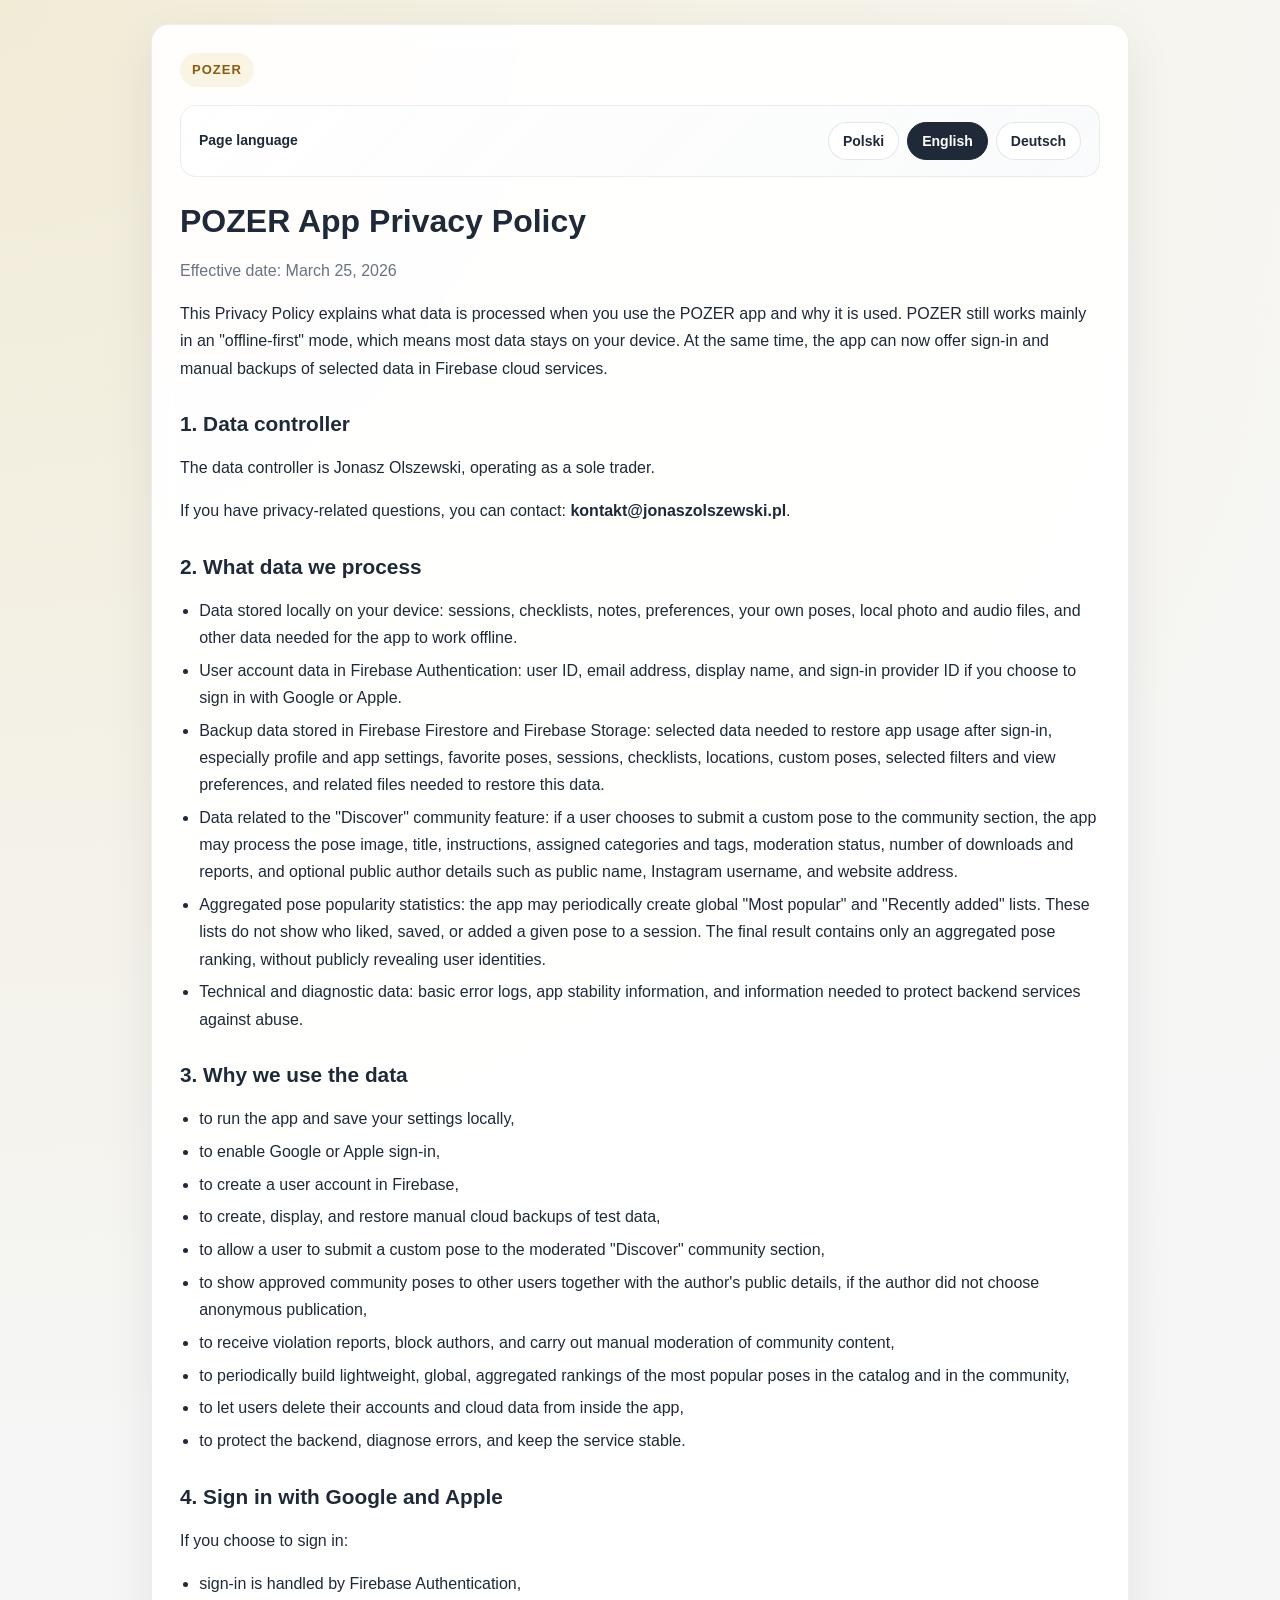
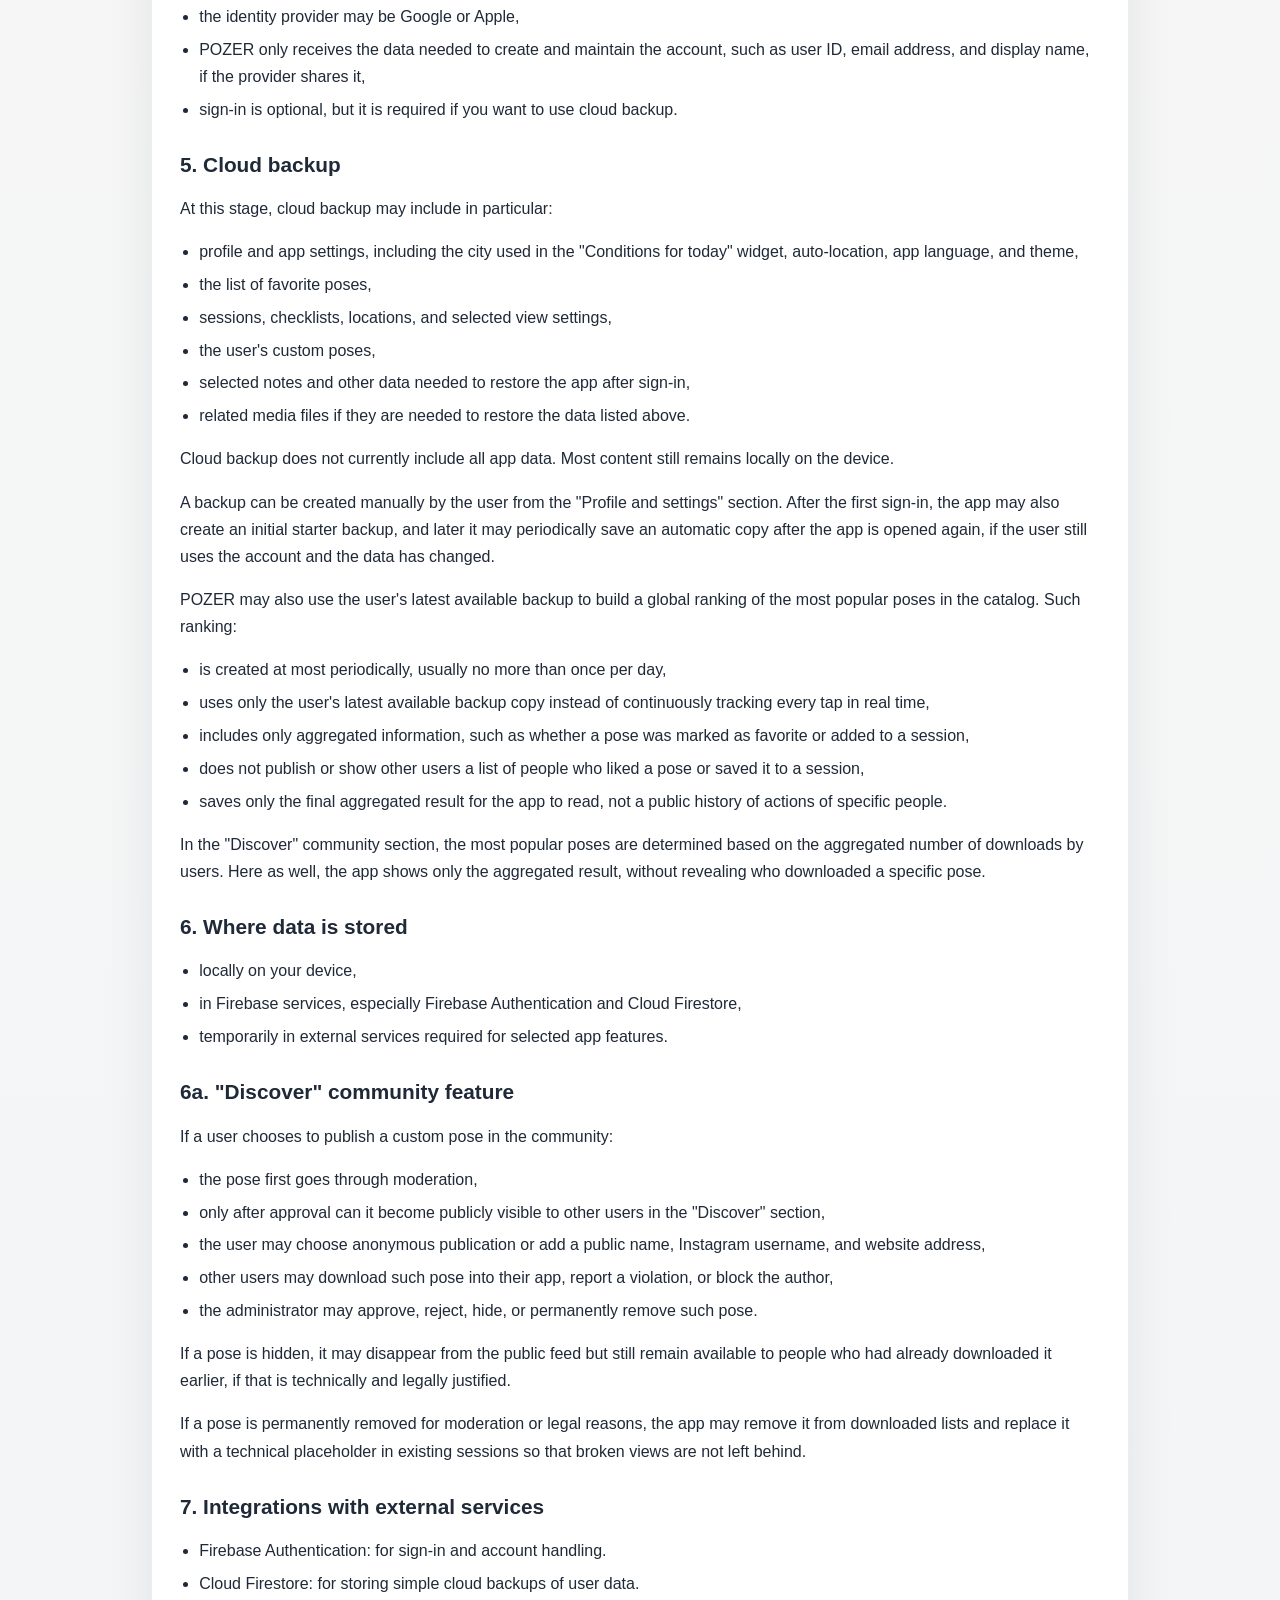
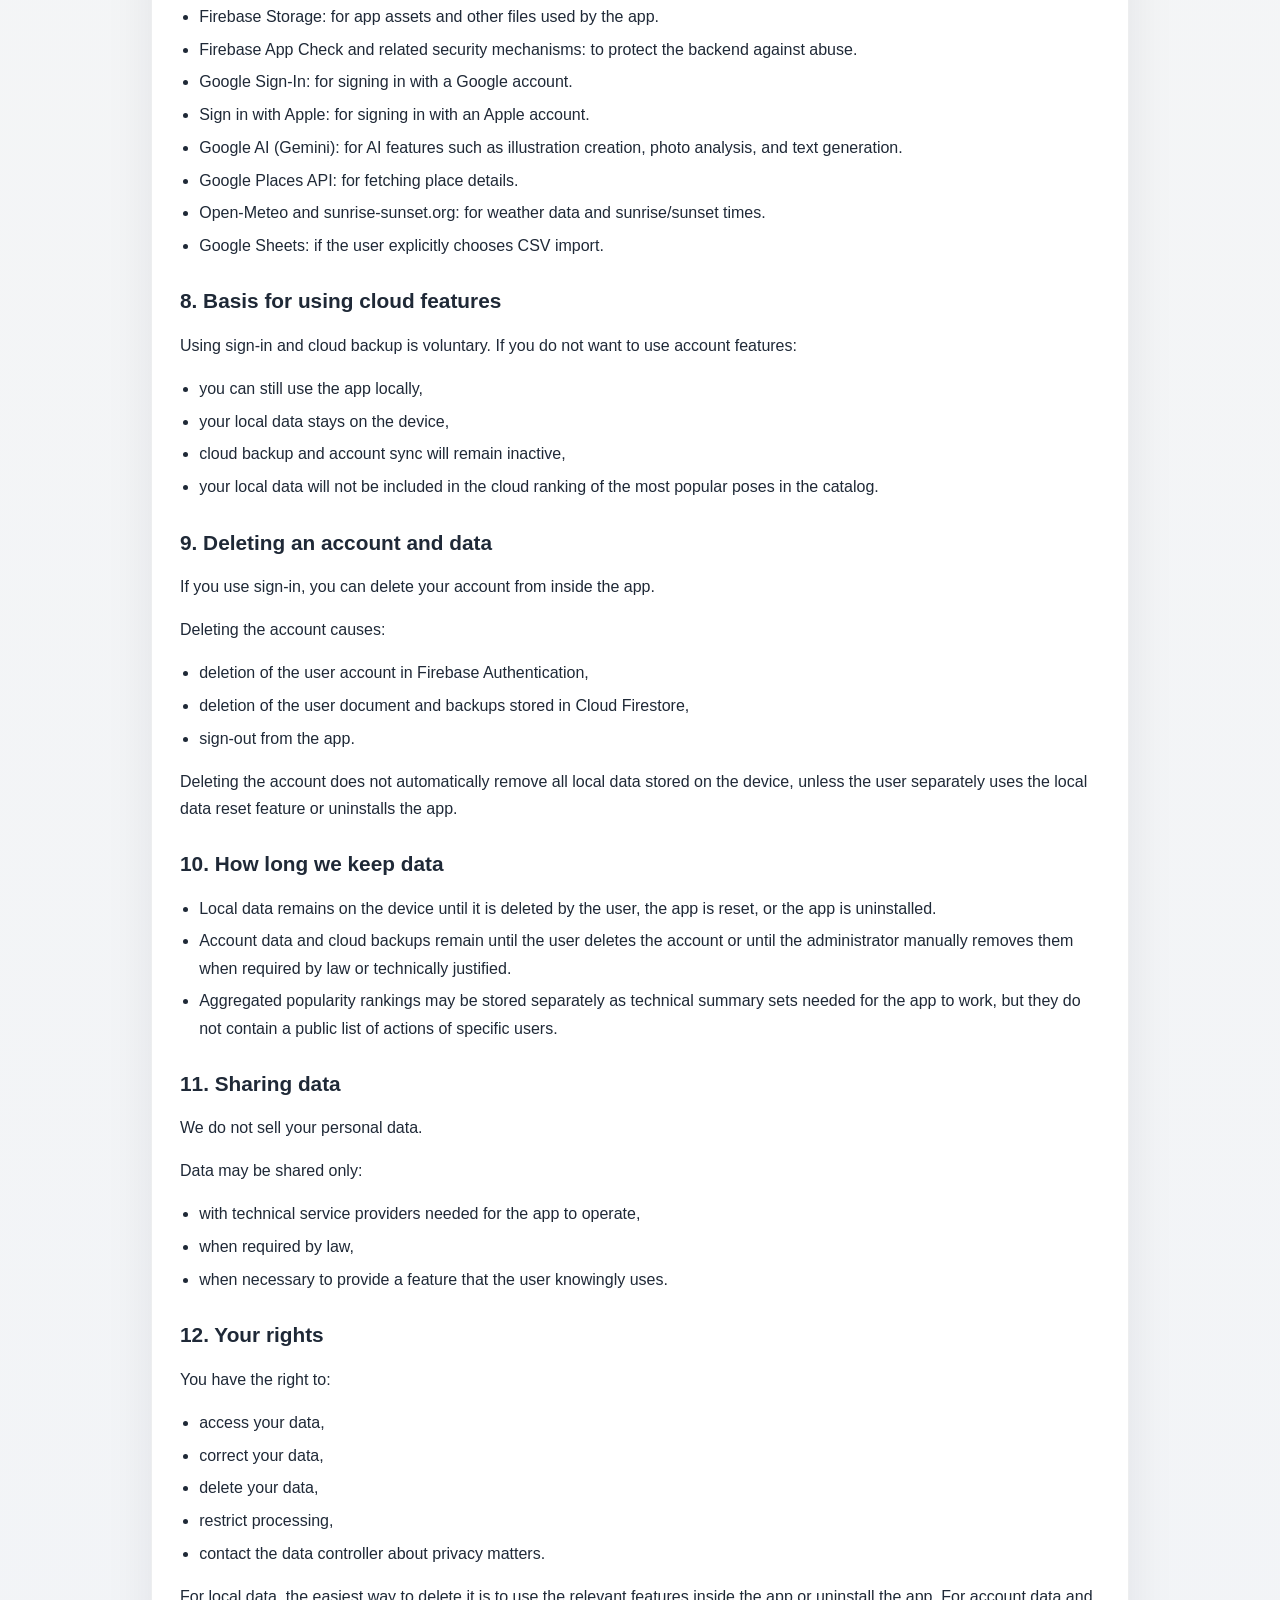
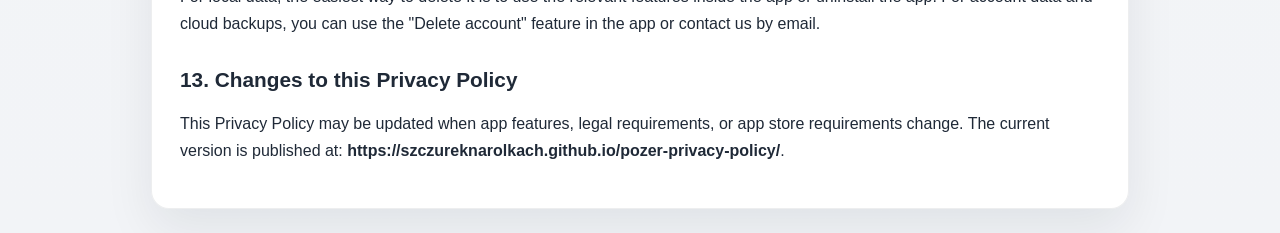
<file: index.html>
<!doctype html>
<html lang="pl">
<head>
  <meta charset="UTF-8" />
  <meta name="viewport" content="width=device-width, initial-scale=1.0" />
  <title>Polityka Prywatności - POZER</title>
  <link rel="stylesheet" href="./assets/policy.css" />
</head>
<body>
  <main>
    <section class="hero">
      <span class="brand" id="brand">POZER</span>
      <div class="language-bar">
        <div class="language-copy">
          <strong id="language-label">Język strony</strong>
        </div>
        <div class="language-switcher" id="language-switcher" aria-label="Language switcher"></div>
      </div>
    </section>

    <h1 id="policy-title">Polityka Prywatności Aplikacji POZER</h1>
    <p class="muted" id="effective-date">Data wejścia w życie: 25 marca 2026 r.</p>
    <div class="policy-content" id="policy-content"></div>
  </main>

  <script src="./assets/policy.js"></script>
</body>
</html>
</file>
<file: assets/policy.css>
body {
  margin: 0;
  font-family: -apple-system, BlinkMacSystemFont, "Segoe UI", Roboto, "Helvetica Neue", Arial, sans-serif;
  line-height: 1.7;
  background:
    radial-gradient(circle at top left, rgba(212, 175, 55, 0.16), transparent 28%),
    linear-gradient(180deg, #f7f7f5 0%, #f2f4f7 100%);
  color: #1f2937;
}

main {
  max-width: 920px;
  margin: 24px auto;
  padding: 28px;
  background: rgba(255, 255, 255, 0.94);
  border: 1px solid rgba(31, 41, 55, 0.08);
  border-radius: 18px;
  box-shadow: 0 20px 50px rgba(15, 23, 42, 0.08);
  backdrop-filter: blur(12px);
}

.hero {
  display: flex;
  flex-direction: column;
  gap: 18px;
  margin-bottom: 24px;
}

.brand {
  display: inline-flex;
  align-items: center;
  width: fit-content;
  padding: 6px 12px;
  border-radius: 999px;
  font-size: 13px;
  font-weight: 700;
  letter-spacing: 0.08em;
  text-transform: uppercase;
  color: #8a5a11;
  background: rgba(212, 175, 55, 0.12);
}

.language-bar {
  display: flex;
  flex-wrap: wrap;
  align-items: center;
  justify-content: space-between;
  gap: 14px;
  padding: 16px 18px;
  border: 1px solid rgba(31, 41, 55, 0.08);
  border-radius: 16px;
  background: linear-gradient(135deg, rgba(255, 255, 255, 0.94), rgba(249, 250, 251, 0.9));
}

.language-copy {
  display: flex;
  flex-direction: column;
  gap: 4px;
}

.language-copy strong {
  font-size: 14px;
}

.language-copy span {
  color: #6b7280;
  font-size: 14px;
}

.language-switcher {
  display: inline-flex;
  flex-wrap: wrap;
  gap: 8px;
}

.language-button {
  appearance: none;
  border: 1px solid rgba(31, 41, 55, 0.12);
  background: #ffffff;
  color: #1f2937;
  border-radius: 999px;
  padding: 10px 14px;
  font-size: 14px;
  font-weight: 600;
  cursor: pointer;
  transition: transform 160ms ease, border-color 160ms ease, background 160ms ease, color 160ms ease, box-shadow 160ms ease;
}

.language-button:hover {
  transform: translateY(-1px);
  border-color: rgba(138, 90, 17, 0.45);
  box-shadow: 0 10px 20px rgba(15, 23, 42, 0.08);
}

.language-button.is-active {
  background: #1f2937;
  border-color: #1f2937;
  color: #ffffff;
}

h1,
h2 {
  line-height: 1.25;
  margin-top: 1.4em;
}

h1 {
  margin-top: 0;
  margin-bottom: 0;
}

h2 {
  font-size: 1.3rem;
}

p,
li {
  font-size: 16px;
}

ul {
  padding-left: 1.2em;
}

li {
  margin: 0.35em 0;
}

.muted {
  color: #6b7280;
}

a {
  color: #8a5a11;
}

a:hover {
  color: #6f470d;
}

.policy-content > :first-child {
  margin-top: 0;
}

@media (max-width: 900px) {
  main {
    margin: 0;
    border-radius: 0;
    min-height: 100vh;
    padding: 22px 18px 32px;
  }

  .language-bar {
    padding: 14px;
  }

  .language-button {
    width: 100%;
    text-align: center;
  }

  .language-switcher {
    width: 100%;
  }
}
</file>
